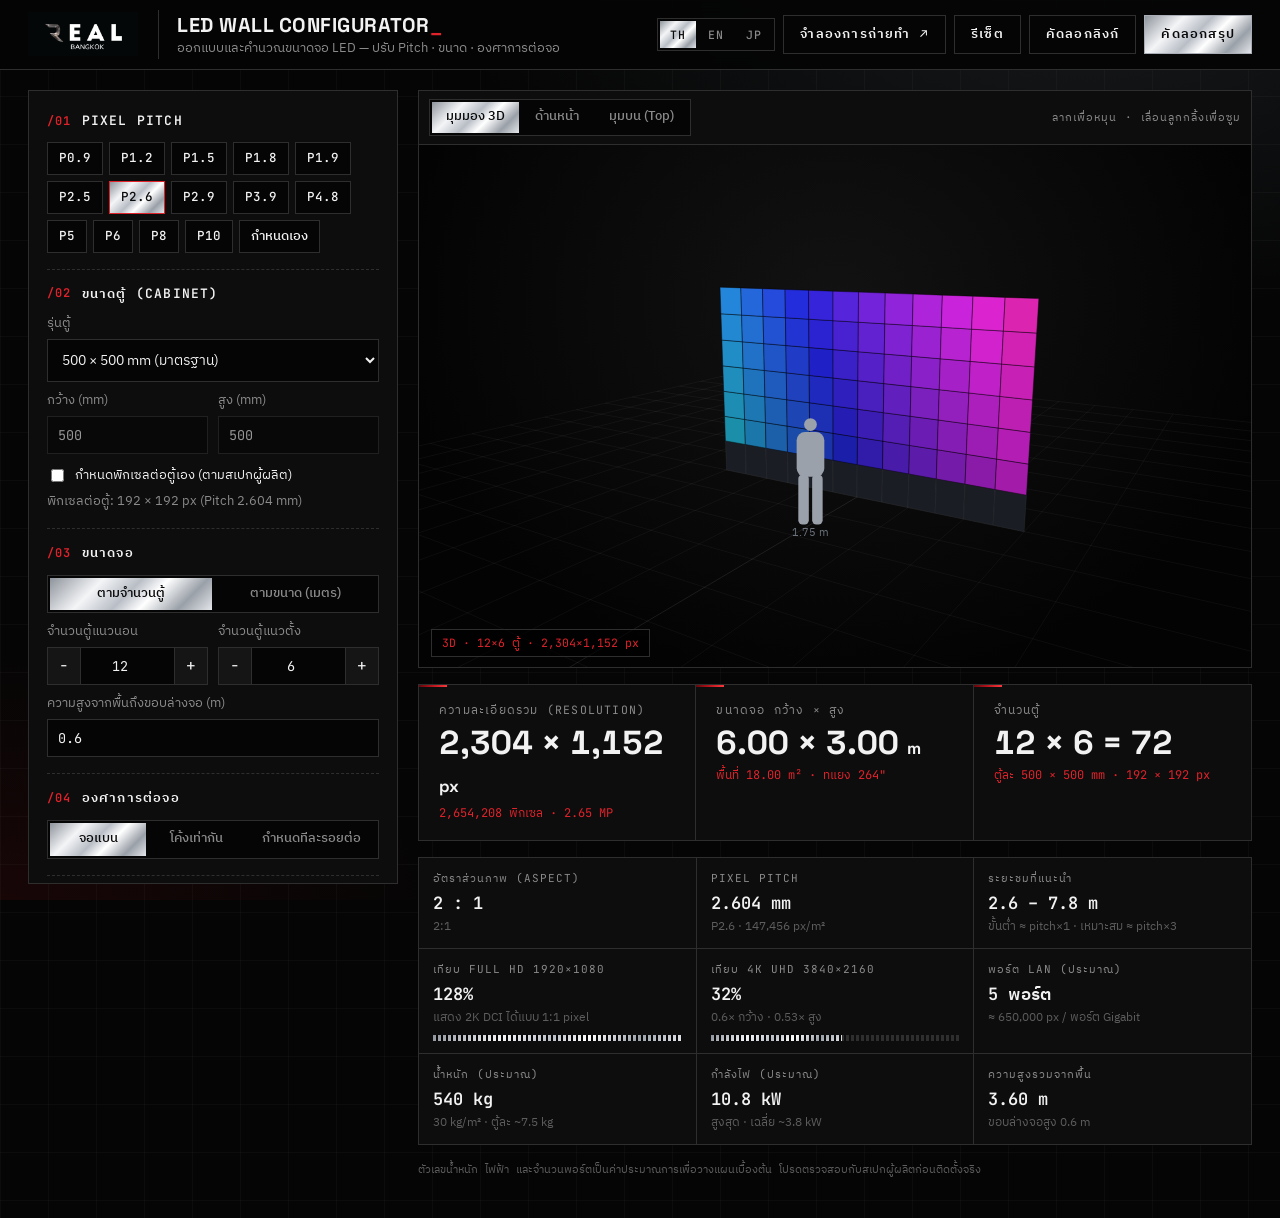
<file: led-wall.html>
<!doctype html>
<html lang="th">
<head>
  <meta charset="utf-8">
  <meta name="viewport" content="width=device-width, initial-scale=1">
  <title>LED Wall Configurator | REAL Bangkok</title>
  <meta name="description" id="metaDesc" content="คำนวณขนาด LED Wall — ปรับ Pixel Pitch, ขนาดตู้, จำนวนตู้, องศาการต่อจอ พร้อมแสดงความละเอียดพิกเซลและขนาดจอ">
  <link rel="icon" href="logo/Asset 1 (1).png">
  <link rel="preconnect" href="https://fonts.googleapis.com">
  <link rel="preconnect" href="https://fonts.gstatic.com" crossorigin>
  <link href="https://fonts.googleapis.com/css2?family=IBM+Plex+Sans+Thai:wght@400;500;600&family=JetBrains+Mono:wght@400;500;600&family=Space+Grotesk:wght@500;600;700&family=Kanit:wght@500;600;700&family=Noto+Sans+JP:wght@400;500;600&display=swap" rel="stylesheet">
  <link rel="stylesheet" href="css/style.css">
</head>
<body>
  <header class="topbar">
    <a href="index.html" title="หน้าหลัก"><img class="brand" src="logo/REAL-bangkok3.jpg" alt="REAL Bangkok"></a>
    <div class="titles">
      <h1>LED Wall Configurator</h1>
      <p data-i18n="sub">ออกแบบและคำนวณขนาดจอ LED — ปรับ Pitch · ขนาด · องศาการต่อจอ</p>
    </div>
    <div class="top-actions">
      <div class="seg lang" id="langSeg" role="group" aria-label="Language">
        <button type="button" data-v="th" lang="th">TH</button>
        <button type="button" data-v="en" lang="en">EN</button>
        <button type="button" data-v="ja" lang="ja">JP</button>
      </div>
      <a class="btn ghost" id="btnSim" href="vp-sim.html" data-i18n="btn.sim" style="text-decoration:none">จำลองการถ่ายทำ ↗</a>
      <button class="btn ghost" id="btnReset" type="button" data-i18n="btn.reset">รีเซ็ต</button>
      <button class="btn ghost" id="btnLink" type="button" data-i18n="btn.link">คัดลอกลิงก์</button>
      <button class="btn" id="btnCopy" type="button" data-i18n="btn.copy">คัดลอกสรุป</button>
    </div>
  </header>

  <main class="layout">
    <!-- ============ CONTROLS ============ -->
    <aside class="panel controls">
      <section class="group">
        <h2><span class="num">1</span> Pixel Pitch</h2>
        <div class="chips" id="pitchChips"></div>
        <label class="field" id="customPitchField" hidden>
          <span data-i18n="f.customPitch">Pitch กำหนดเอง (mm)</span>
          <input type="number" id="customPitch" min="0.3" max="40" step="0.001">
        </label>
      </section>

      <section class="group">
        <h2><span class="num">2</span> <span data-i18n="sec.cabinet">ขนาดตู้ (Cabinet)</span></h2>
        <label class="field">
          <span data-i18n="f.cabModel">รุ่นตู้</span>
          <select id="cabSelect"></select>
        </label>
        <div class="row2">
          <label class="field"><span data-i18n="f.w">กว้าง (mm)</span><input type="number" id="cabW" min="50" max="3000" step="0.5"></label>
          <label class="field"><span data-i18n="f.h">สูง (mm)</span><input type="number" id="cabH" min="50" max="3000" step="0.5"></label>
        </div>
        <label class="check">
          <input type="checkbox" id="pxOverride">
          <span data-i18n="f.pxOverride">กำหนดพิกเซลต่อตู้เอง (ตามสเปกผู้ผลิต)</span>
        </label>
        <div class="row2" id="pxOverrideFields" hidden>
          <label class="field"><span data-i18n="f.pxW">พิกเซลกว้าง</span><input type="number" id="cabPxW" min="1" max="4000" step="1"></label>
          <label class="field"><span data-i18n="f.pxH">พิกเซลสูง</span><input type="number" id="cabPxH" min="1" max="4000" step="1"></label>
        </div>
        <p class="hint" id="cabPxHint"></p>
      </section>

      <section class="group">
        <h2><span class="num">3</span> <span data-i18n="sec.size">ขนาดจอ</span></h2>
        <div class="seg" id="modeSeg">
          <button type="button" data-v="count" data-i18n="mode.count">ตามจำนวนตู้</button>
          <button type="button" data-v="size" data-i18n="mode.size">ตามขนาด (เมตร)</button>
        </div>
        <div id="countFields">
          <div class="row2">
            <label class="field"><span data-i18n="f.cols">จำนวนตู้แนวนอน</span>
              <div class="stepper"><button type="button" data-step="cols:-1">−</button><input type="number" id="cols" min="1" max="100" step="1"><button type="button" data-step="cols:1">+</button></div>
            </label>
            <label class="field"><span data-i18n="f.rows">จำนวนตู้แนวตั้ง</span>
              <div class="stepper"><button type="button" data-step="rows:-1">−</button><input type="number" id="rows" min="1" max="100" step="1"><button type="button" data-step="rows:1">+</button></div>
            </label>
          </div>
        </div>
        <div id="sizeFields" hidden>
          <div class="row2">
            <label class="field"><span data-i18n="f.targetW">กว้างที่ต้องการ (m)</span><input type="number" id="targetW" min="0.1" max="100" step="0.1"></label>
            <label class="field"><span data-i18n="f.targetH">สูงที่ต้องการ (m)</span><input type="number" id="targetH" min="0.1" max="50" step="0.1"></label>
          </div>
          <p class="hint" id="sizeHint"></p>
        </div>
        <label class="field">
          <span data-i18n="f.mountH">ความสูงจากพื้นถึงขอบล่างจอ (m)</span>
          <input type="number" id="mountH" min="0" max="30" step="0.1">
        </label>
      </section>

      <section class="group">
        <h2><span class="num">4</span> <span data-i18n="sec.angle">องศาการต่อจอ</span></h2>
        <div class="seg three" id="curveSeg">
          <button type="button" data-v="flat" data-i18n="curve.flat">จอแบน</button>
          <button type="button" data-v="uniform" data-i18n="curve.uniform">โค้งเท่ากัน</button>
          <button type="button" data-v="custom" data-i18n="curve.custom">กำหนดทีละรอยต่อ</button>
        </div>
        <div id="uniformFields" hidden>
          <label class="field">
            <span data-i18n-html="f.angle">องศาต่อรอยต่อ <em class="muted">(+ โค้งเข้า / − โค้งออก)</em></span>
            <div class="range-row">
              <input type="range" id="angleRange" min="-15" max="15" step="0.5">
              <input type="number" id="angle" min="-90" max="90" step="0.5">
              <span class="unit">°</span>
            </div>
          </label>
          <div class="chips small" id="anglePresets">
            <button type="button" data-a="-5">−5°</button>
            <button type="button" data-a="-2.5">−2.5°</button>
            <button type="button" data-a="2.5">+2.5°</button>
            <button type="button" data-a="5">+5°</button>
            <button type="button" data-a="7.5">+7.5°</button>
            <button type="button" data-a="10">+10°</button>
          </div>
        </div>
        <div id="customFields" hidden>
          <div class="chips small">
            <button type="button" id="jointsCorner" data-i18n="j.corner">มุม 90° ตรงกลาง</button>
            <button type="button" id="jointsTwoCorner" data-i18n="j.twoCorner">ตัว U (90° สองมุม)</button>
            <button type="button" id="jointsClear" data-i18n="j.clear">ล้างเป็น 0°</button>
          </div>
          <div class="joints" id="jointsList"></div>
        </div>
        <p class="hint warn" id="angleWarn" hidden></p>
      </section>

      <details class="group adv">
        <summary data-i18n="adv.summary">ค่าประมาณการ (น้ำหนัก / ไฟฟ้า)</summary>
        <div class="row2">
          <label class="field"><span data-i18n="f.kg">น้ำหนัก (kg/m²)</span><input type="number" id="kgM2" min="1" max="200" step="1"></label>
          <label class="field"><span data-i18n="f.wm2">ไฟสูงสุด (W/m²)</span><input type="number" id="wM2" min="10" max="3000" step="10"></label>
        </div>
        <p class="hint" data-i18n="adv.hint">ค่าเริ่มต้นเป็นค่าเฉลี่ยของตู้ indoor ทั่วไป ควรแก้ตามสเปกตู้จริง</p>
      </details>
    </aside>

    <!-- ============ WORKSPACE ============ -->
    <section class="workspace">
      <div class="panel viewer">
        <div class="viewer-head">
          <div class="seg tabs" id="viewTabs">
            <button type="button" data-v="3d" data-i18n="view.3d">มุมมอง 3D</button>
            <button type="button" data-v="front" data-i18n="view.front">ด้านหน้า</button>
            <button type="button" data-v="top" data-i18n="view.top">มุมบน (Top)</button>
          </div>
          <span class="viewer-hint" id="viewerHint" data-i18n="view.hint">ลากเพื่อหมุน · เลื่อนลูกกลิ้งเพื่อซูม</span>
        </div>
        <div class="canvas-wrap" id="canvasWrap">
          <canvas id="view"></canvas>
          <div class="hud" id="hud"></div>
        </div>
      </div>

      <div class="hero" id="hero"></div>
      <div class="stats" id="stats"></div>
      <p class="foot" data-i18n="foot">ตัวเลขน้ำหนัก ไฟฟ้า และจำนวนพอร์ตเป็นค่าประมาณการเพื่อวางแผนเบื้องต้น โปรดตรวจสอบกับสเปกผู้ผลิตก่อนติดตั้งจริง</p>
    </section>
  </main>

  <div class="toast" id="toast" role="status" aria-live="polite"></div>
  <script src="js/i18n.js"></script>
  <script src="js/app.js"></script>
</body>
</html>
</file>
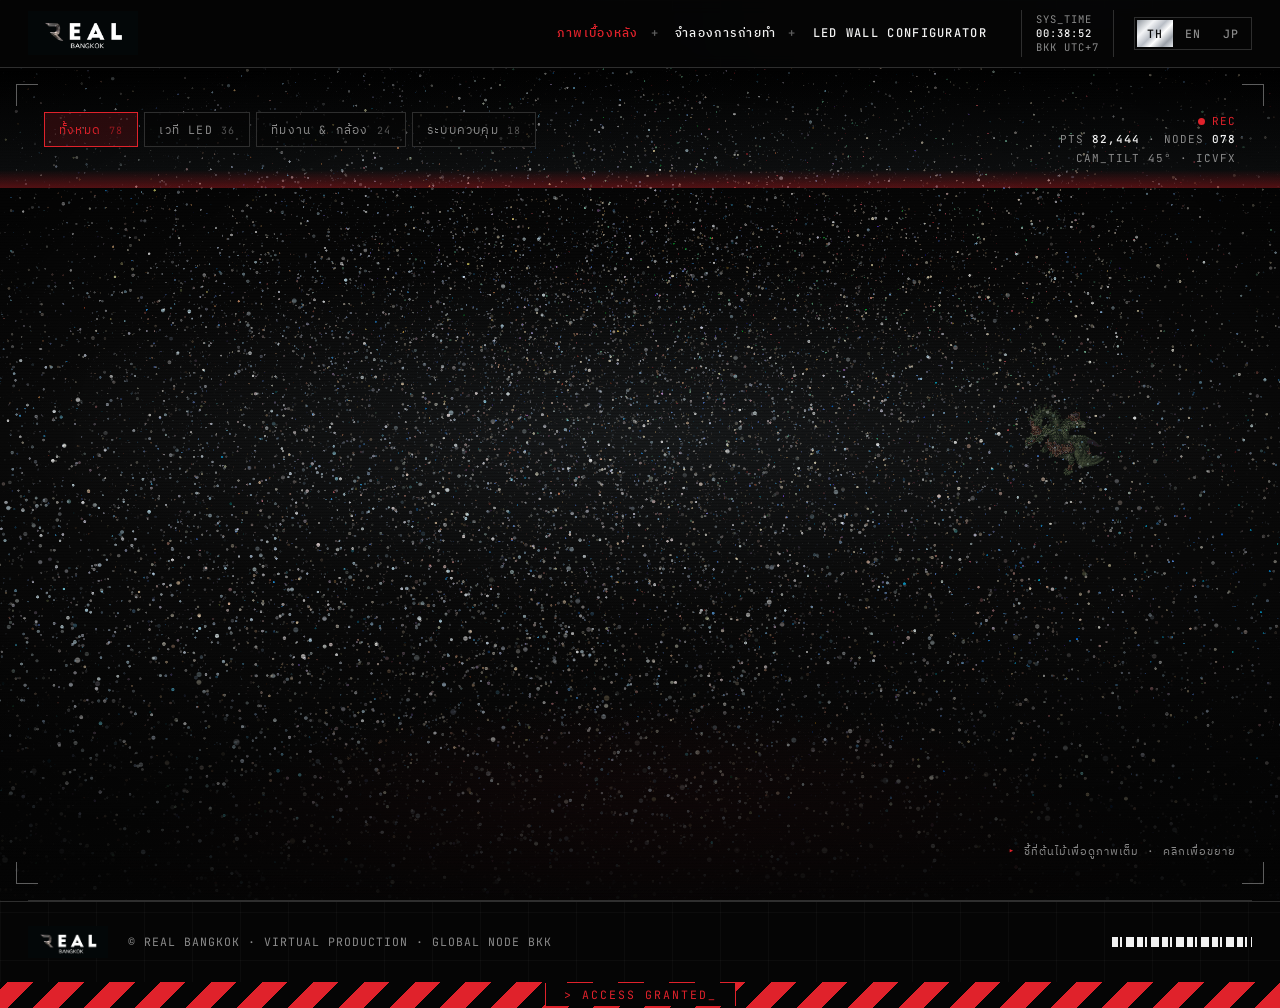
<file: photos.html>
<!doctype html>
<html lang="th">
<head>
  <meta charset="utf-8">
  <meta name="viewport" content="width=device-width, initial-scale=1">
  <title>ภาพเบื้องหลัง | REAL Bangkok</title>
  <meta name="description" id="metaDesc" content="ผลงาน Virtual Production ของ REAL Bangkok — LED Volume, In-Camera VFX, Music Video, โฆษณา และไลฟ์ พร้อมภาพเบื้องหลังการถ่ายทำ">
  <link rel="icon" href="logo/Asset 1 (1).png">
  <link rel="preconnect" href="https://fonts.googleapis.com">
  <link rel="preconnect" href="https://fonts.gstatic.com" crossorigin>
  <link href="https://fonts.googleapis.com/css2?family=IBM+Plex+Sans+Thai:wght@400;500;600&family=JetBrains+Mono:wght@400;500;600&family=Space+Grotesk:wght@300;500;600;700&family=Kanit:wght@500;600;700&family=Noto+Sans+JP:wght@400;500;600&display=swap" rel="stylesheet">
  <link rel="stylesheet" href="css/style.css">
  <link rel="stylesheet" href="css/home.css?v=2">
</head>
<body class="home">
  <header class="topbar">
    <a href="index.html"><img class="brand" src="logo/REAL-bangkok3.jpg" alt="REAL Bangkok"></a>
    <nav class="nav">
      <a href="photos.html" aria-current="page" data-i18n="nav.photos">ภาพเบื้องหลัง</a>
      <a href="vp-sim.html" data-i18n="nav.sim">จำลองการถ่ายทำ</a>
      <a href="led-wall.html" class="nav-tool" data-i18n="nav.tool">LED Wall Configurator</a>
    </nav>
    <div class="sys-clock" aria-hidden="true">SYS_TIME<b id="sysClock">--:--:--</b>BKK UTC+7</div>
    <div class="seg lang" id="langSeg" role="group" aria-label="Language">
      <button type="button" data-v="th" lang="th">TH</button>
      <button type="button" data-v="en" lang="en">EN</button>
      <button type="button" data-v="ja" lang="ja">JP</button>
    </div>
  </header>

  <main class="home-main">
    <!-- ============ PHOTOS ============ -->
    <section class="sec" id="photos">
      <!-- Point cloud forest: แต่ละภาพ = ต้นไม้ 1 ต้น / ชี้ที่ต้นไม้ = ภาพเต็ม / คลิกเพื่อขยาย -->
      <div class="pc" id="pc">
        <canvas class="pc-canvas" id="pcCanvas" aria-hidden="true"></canvas>
        <div class="pc-tiles" id="photoGrid"></div>
        <button type="button" class="pc-reveal" id="pcReveal" tabindex="-1"><img alt=""><span class="pc-cap" aria-hidden="true"><b id="capScn"></b><span id="capCat"></span><span id="capId"></span></span></button>
        <!-- เป้าเล็งตามเมาส์ -->
        <div class="pc-aim" id="pcAim" aria-hidden="true"><i class="h"></i><i class="v"></i><span id="pcXY">0000 · 0000</span></div>
        <!-- HUD: ชื่อหน้า / ตัวกรอง / ค่าสด -->
        <div class="pc-hud">
          <h1 class="sr-only" data-i18n="sec.photos">ภาพเบื้องหลังการถ่ายทำ</h1>
          <div class="pc-filter" id="pcFilter" role="group" aria-label="Filter">
            <button type="button" data-f="all" aria-pressed="true"><span data-i18n="f.all">ทั้งหมด</span><span class="n"></span></button>
            <button type="button" data-f="stage" aria-pressed="false"><span data-i18n="f.stage">เวที LED</span><span class="n"></span></button>
            <button type="button" data-f="crew" aria-pressed="false"><span data-i18n="f.crew">ทีมงาน &amp; กล้อง</span><span class="n"></span></button>
            <button type="button" data-f="control" aria-pressed="false"><span data-i18n="f.control">ระบบควบคุม</span><span class="n"></span></button>
          </div>
          <div class="pc-read" aria-hidden="true">
            <span class="rec">REC</span><span class="auto-tag">AUTO_SCAN</span><br>
            PTS <b id="pcPts">0</b> · NODES <b id="pcNodes">0</b><br>
            CAM_TILT 45° · ICVFX
          </div>
          <div class="pc-hint" data-i18n="pc.hint">ชี้ที่ต้นไม้เพื่อดูภาพเต็ม · คลิกเพื่อขยาย</div>
          <span class="pc-corner c1"></span><span class="pc-corner c2"></span><span class="pc-corner c3"></span><span class="pc-corner c4"></span>
        </div>
      </div>
    </section>
  </main>

  <footer>
    <div class="home-foot">
      <img src="logo/REAL-bangkok3.jpg" alt="REAL Bangkok">
      <span>© REAL Bangkok · Virtual Production · Global node BKK</span>
      <span class="barcode" aria-hidden="true"></span>
    </div>
    <div class="hazard" aria-hidden="true"><span>&gt; Access granted</span></div>
  </footer>

  <!-- ============ LIGHTBOX ============ -->
  <div class="lb" id="lb" hidden role="dialog" aria-modal="true">
    <button class="lb-close" id="lbClose" type="button" aria-label="Close">×</button>
    <button class="lb-nav prev" id="lbPrev" type="button" aria-label="Previous">‹</button>
    <div class="lb-stage" id="lbStage"></div>
    <button class="lb-nav next" id="lbNext" type="button" aria-label="Next">›</button>
    <div class="lb-count" id="lbCount"></div>
    <div class="lb-cap" id="lbCap" aria-hidden="true"></div>
    <div class="lb-strip" id="lbStrip"></div>
  </div>

  <script src="js/gallery-data.js"></script>
  <script src="js/home.js?v=2"></script>
</body>
</html>
</file>
<file: css/style.css>
/* ============================================================
   Art style: Cyber Brutalism × monochrome editorial (ดู REF/)
   — ดำล้วน, เส้นกริด, มุมเหลี่ยม, ตัวอักษร mono แบบ HUD, สีเน้นเงิน (silver)
   ============================================================ */
:root {
  --bg: #050505;
  --bg2: #0b0b0b;
  --panel: #0d0d0d;
  --panel2: #151515;
  --line: #1f1f1f;
  --line2: #2e2e2e;
  --text: #f2f2f2;
  --muted: #8a8a8a;
  --silver1: #f4f5f7;
  --silver2: #a9aeb6;
  --silver3: #5d5d5d;
  /* โทนสีจาก REF/colorstyle.jpg — แดงเลือด + เทาเหล็กอมฟ้า + เงิน */
  --red: #e0222b;
  --red-deep: #8c0c12;
  --red-dim: rgba(224,34,43,.16);
  --steel: #8fa6b4;
  --steel-dim: rgba(143,166,180,.12);
  --red-grad: linear-gradient(135deg, #5a070b 0%, #b3121a 45%, #ff3a3f 100%);
  --accent: var(--red);
  --accent-ink: #0a0a0a;
  --accent-dim: var(--red-dim);
  --hot: var(--red);
  /* ไล่เฉดเงินแบบโลหะ */
  --silver-grad: linear-gradient(135deg, #8e949c 0%, #f4f5f7 28%, #b9bec6 48%, #ffffff 62%, #9aa0a8 82%, #e3e6ea 100%);
  --silver-grad-text: linear-gradient(180deg, #ffffff 0%, #d7dbe1 40%, #8e949c 60%, #e3e6ea 100%);
  --warn: #ffb547;
  --radius: 0px;
  --font: "IBM Plex Sans Thai", "Noto Sans JP", system-ui, -apple-system, "Segoe UI", sans-serif;
  --mono: "JetBrains Mono", "IBM Plex Sans Thai", ui-monospace, "SFMono-Regular", Consolas, monospace;
  --head: "Space Grotesk", "Kanit", var(--font);
  --grid: 48px;
}

* { box-sizing: border-box; }
html, body { margin: 0; }
body {
  background:
    linear-gradient(rgba(255,255,255,.028) 1px, transparent 1px) 0 0 / var(--grid) var(--grid),
    linear-gradient(90deg, rgba(255,255,255,.028) 1px, transparent 1px) 0 0 / var(--grid) var(--grid),
    radial-gradient(ellipse 70% 50% at 85% 0%, var(--steel-dim), transparent 70%) fixed,
    radial-gradient(ellipse 50% 40% at 0% 100%, rgba(140,12,18,.14), transparent 70%) fixed,
    var(--bg);
  color: var(--text);
  font-family: var(--font);
  font-size: 15px;
  line-height: 1.5;
  min-height: 100vh;
}
::selection { background: var(--red); color: #fff; }
[hidden] { display: none !important; }
button, input, select { font: inherit; color: inherit; }
:focus-visible { outline: 1px solid var(--accent); outline-offset: 2px; }

/* HUD label — ตัวอักษร mono ตัวพิมพ์ใหญ่ */
.hud-label, .mono {
  font-family: var(--mono);
  font-size: 11.5px;
  letter-spacing: 1.5px;
  text-transform: uppercase;
}

/* ---------- Top bar ---------- */
.topbar {
  display: flex;
  align-items: center;
  gap: 20px;
  padding: 10px 28px;
  border-bottom: 1px solid var(--line2);
  background: rgba(5,5,5,.92);
  backdrop-filter: blur(8px);
  position: sticky;
  top: 0;
  z-index: 10;
}
.brand { height: 44px; width: auto; display: block; }
.titles { flex: 1; min-width: 0; border-left: 1px solid var(--line2); padding-left: 18px; }
.titles h1 {
  margin: 0;
  font-family: var(--head);
  font-weight: 700;
  font-size: 20px;
  letter-spacing: .5px;
  text-transform: uppercase;
  color: var(--text);
}
.titles h1::after { content: "_"; color: var(--accent); }
.titles p { margin: 0; color: var(--muted); font-size: 12.5px; }
.top-actions { display: flex; gap: 8px; flex-wrap: wrap; align-items: center; }
.seg.lang { grid-template-columns: repeat(3, auto); }
.seg.lang button { padding: 5px 10px; font-family: var(--mono); font-size: 11.5px; letter-spacing: 1px; }

.btn {
  border: 1px solid var(--silver2);
  background: var(--silver-grad);
  color: var(--accent-ink);
  font-family: var(--mono);
  font-size: 12.5px;
  font-weight: 600;
  letter-spacing: 1.2px;
  text-transform: uppercase;
  padding: 9px 16px;
  border-radius: 0;
  cursor: pointer;
  transition: transform .1s, background .15s, color .15s, box-shadow .15s;
  white-space: nowrap;
}
.btn:hover { box-shadow: 4px 4px 0 var(--red); }
.btn:active { transform: translate(1px, 1px); box-shadow: none; }
.btn.ghost {
  background: transparent;
  color: var(--text);
  border-color: var(--line2);
}
.btn.ghost:hover { border-color: var(--accent); color: var(--accent); box-shadow: none; }

/* ---------- Layout ---------- */
.layout {
  display: grid;
  grid-template-columns: 370px minmax(0, 1fr);
  gap: 20px;
  padding: 20px 28px 40px;
  max-width: 1600px;
  margin: 0 auto;
}
.panel {
  background: var(--panel);
  border: 1px solid var(--line2);
  border-radius: 0;
  position: relative;
}
/* มุมกรอบแบบเล็งเป้า */
.panel::before {
  content: "";
  position: absolute; inset: -1px;
  pointer-events: none;
  background:
    linear-gradient(var(--accent), var(--accent)) top left / 10px 1px,
    linear-gradient(var(--accent), var(--accent)) top left / 1px 10px,
    linear-gradient(var(--accent), var(--accent)) bottom right / 10px 1px,
    linear-gradient(var(--accent), var(--accent)) bottom right / 1px 10px;
  background-repeat: no-repeat;
  z-index: 1;
}
.controls {
  padding: 6px 18px 12px;
  align-self: start;
  position: sticky;
  top: 86px;
  max-height: calc(100vh - 106px);
  overflow: auto;
}
.controls::-webkit-scrollbar { width: 6px; }
.controls::-webkit-scrollbar-thumb { background: var(--line2); }

.group { padding: 14px 0 16px; border-bottom: 1px dashed var(--line2); }
.group:last-child { border-bottom: 0; }
.group h2 {
  font-family: var(--mono);
  font-weight: 600;
  font-size: 13px;
  letter-spacing: 1.2px;
  text-transform: uppercase;
  margin: 0 0 12px;
  display: flex;
  align-items: center;
  gap: 10px;
}
.num {
  display: inline-block;
  font-family: var(--mono);
  font-size: 12px;
  color: var(--accent);
  background: none;
}
.num::before { content: "/0"; }

.field { display: block; margin-top: 10px; }
.field > span { display: block; font-size: 12.5px; color: var(--muted); margin-bottom: 5px; }
.muted { color: var(--silver3); font-style: normal; }
input[type=number], select {
  width: 100%;
  background: var(--bg);
  border: 1px solid var(--line2);
  border-radius: 0;
  padding: 8px 10px;
  font-family: var(--mono);
  font-size: 13.5px;
  outline: none;
  transition: border-color .15s;
}
select { font-family: var(--font); font-size: 14px; }
input[type=number]:focus, select:focus { border-color: var(--accent); }
select { cursor: pointer; }
.row2 { display: grid; grid-template-columns: 1fr 1fr; gap: 10px; }

.check { display: flex; gap: 8px; align-items: flex-start; margin-top: 12px; font-size: 13px; cursor: pointer; }
.check input { margin-top: 3px; accent-color: var(--accent); }

.hint { margin: 8px 0 0; font-size: 12.5px; color: var(--muted); }
.hint.warn { color: var(--warn); }

/* chips */
.chips { display: flex; flex-wrap: wrap; gap: 6px; }
.chips button {
  border: 1px solid var(--line2);
  background: var(--bg);
  padding: 6px 11px;
  border-radius: 0;
  cursor: pointer;
  font-family: var(--mono);
  font-size: 12.5px;
  font-weight: 500;
  transition: all .12s;
}
.chips button:hover { border-color: var(--accent); color: var(--accent); }
.chips button.on {
  background: var(--silver-grad);
  color: var(--accent-ink);
  border-color: var(--accent);
}
.chips.small { margin-top: 10px; }
.chips.small button { padding: 4px 9px; font-size: 11.5px; }

/* segmented */
.seg {
  display: grid;
  grid-template-columns: 1fr 1fr;
  background: var(--bg);
  border: 1px solid var(--line2);
  border-radius: 0;
  padding: 2px;
  gap: 2px;
}
.seg.three { grid-template-columns: 1fr 1fr 1.35fr; }
.seg button {
  border: 0;
  background: transparent;
  padding: 7px 6px;
  border-radius: 0;
  cursor: pointer;
  font-size: 12.5px;
  color: var(--muted);
  font-weight: 500;
}
.seg button:hover { color: var(--text); }
.seg button.on { background: var(--silver-grad); color: var(--accent-ink); box-shadow: none; }

/* stepper */
.stepper { display: grid; grid-template-columns: 34px 1fr 34px; }
.stepper button {
  background: var(--panel2);
  border: 1px solid var(--line2);
  border-radius: 0;
  cursor: pointer;
  font-family: var(--mono);
  font-size: 16px;
}
.stepper button:hover { background: var(--silver-grad); color: var(--accent-ink); border-color: var(--accent); }
.stepper input { border-left: 0; border-right: 0; text-align: center; }

/* range */
.range-row { display: grid; grid-template-columns: 1fr 80px 14px; gap: 10px; align-items: center; }
.unit { color: var(--muted); font-family: var(--mono); }
input[type=range] { width: 100%; accent-color: var(--accent); }

/* joints */
.joints {
  margin-top: 12px;
  display: grid;
  grid-template-columns: repeat(auto-fill, minmax(92px, 1fr));
  gap: 6px;
  max-height: 260px;
  overflow: auto;
  padding-right: 4px;
}
.joint { display: block; }
.joint span { display: block; font-family: var(--mono); font-size: 11px; color: var(--muted); margin-bottom: 2px; }
.joint input { padding: 5px 8px; font-size: 13px; }

details.adv summary { cursor: pointer; font-family: var(--mono); font-weight: 600; font-size: 12.5px; letter-spacing: 1.2px; text-transform: uppercase; color: var(--muted); }
details.adv[open] summary { color: var(--text); margin-bottom: 4px; }

/* ---------- Workspace ---------- */
.workspace { display: flex; flex-direction: column; gap: 16px; min-width: 0; }
.viewer { overflow: hidden; }
.viewer-head {
  display: flex;
  align-items: center;
  justify-content: space-between;
  gap: 12px;
  padding: 8px 10px;
  border-bottom: 1px solid var(--line2);
  flex-wrap: wrap;
}
.seg.tabs { grid-template-columns: repeat(3, auto); }
.seg.tabs button { padding: 6px 14px; }
.viewer-hint { color: var(--muted); font-family: var(--mono); font-size: 11px; letter-spacing: 1px; text-transform: uppercase; }
.canvas-wrap {
  position: relative;
  height: min(58vh, 560px);
  min-height: 320px;
  background: radial-gradient(ellipse at 50% 30%, #121212 0%, #030303 75%);
}
#view { display: block; width: 100%; height: 100%; touch-action: none; cursor: grab; }
#view.dragging { cursor: grabbing; }
.hud {
  position: absolute;
  left: 12px; bottom: 10px;
  font-family: var(--mono);
  font-size: 11.5px;
  color: var(--accent);
  background: rgba(0,0,0,.6);
  border: 1px solid var(--line2);
  padding: 4px 10px;
  pointer-events: none;
}

/* hero */
.hero {
  display: grid;
  grid-template-columns: repeat(3, minmax(0, 1fr));
  gap: 0;
  border: 1px solid var(--line2);
}
.hero-card {
  padding: 16px 20px 18px;
  border-radius: 0;
  border: 0;
  border-right: 1px solid var(--line2);
  background: var(--panel);
  position: relative;
  overflow: hidden;
}
.hero-card:last-child { border-right: 0; }
.hero-card::after {
  content: "";
  position: absolute; left: 0; top: 0; width: 28px; height: 2px;
  background: var(--red-grad);
}
.hero-card .lbl { font-family: var(--mono); font-size: 11.5px; letter-spacing: 1.2px; text-transform: uppercase; color: var(--muted); }
.hero-card .val {
  font-family: var(--head);
  font-weight: 700;
  font-size: clamp(24px, 2.6vw, 34px);
  line-height: 1.15;
  margin-top: 6px;
  color: var(--text);
  font-variant-numeric: tabular-nums;
}
.hero-card .sub { font-family: var(--mono); font-size: 12px; color: var(--accent); margin-top: 4px; }

/* stats */
.stats {
  display: grid;
  grid-template-columns: repeat(auto-fill, minmax(210px, 1fr));
  gap: 1px;
  background: var(--line2);
  border: 1px solid var(--line2);
}
.stat {
  background: var(--panel);
  border: 0;
  border-radius: 0;
  padding: 12px 14px;
}
.stat .lbl { font-family: var(--mono); font-size: 11px; letter-spacing: 1px; text-transform: uppercase; color: var(--muted); }
.stat .val { font-family: var(--mono); font-size: 17px; font-weight: 600; margin-top: 4px; font-variant-numeric: tabular-nums; }
.stat .sub { font-size: 12px; color: var(--silver3); margin-top: 2px; }
.stat.hl { background: linear-gradient(160deg, #1b1f22, var(--panel) 70%); box-shadow: inset 2px 0 0 var(--accent); }
.stat .bar { height: 6px; border-radius: 0; background: repeating-linear-gradient(90deg, var(--line2) 0 3px, transparent 3px 5px); margin-top: 8px; overflow: hidden; }
.stat .bar i { display: block; height: 100%; background: repeating-linear-gradient(90deg, rgba(0,0,0,0) 0 3px, var(--bg) 3px 5px), var(--silver-grad); border-radius: 0; }

.foot { color: var(--silver3); font-family: var(--mono); font-size: 11px; margin: 0; }

/* toast */
.toast {
  position: fixed;
  left: 50%; bottom: 24px;
  transform: translate(-50%, 20px);
  background: var(--silver-grad);
  color: var(--accent-ink);
  padding: 10px 18px;
  border-radius: 0;
  font-family: var(--mono);
  font-size: 13px;
  font-weight: 600;
  opacity: 0;
  pointer-events: none;
  transition: all .25s;
  z-index: 50;
}
.toast::before { content: "> "; }
.toast.show { opacity: 1; transform: translate(-50%, 0); }

/* ---------- Responsive ---------- */
@media (max-width: 1100px) {
  .layout { grid-template-columns: 330px minmax(0, 1fr); padding: 16px; }
  .hero { grid-template-columns: 1fr 1fr; }
}
@media (max-width: 860px) {
  .topbar { flex-wrap: wrap; padding: 10px 16px; gap: 12px; position: static; }
  .brand { height: 36px; }
  .titles h1 { font-size: 17px; }
  .top-actions { width: 100%; }
  .top-actions .btn { flex: 1; }
  body { overflow-x: clip; }
  .layout { grid-template-columns: 1fr; padding: 12px 12px 32px; gap: 12px; }
  /* มือถือ: ภาพ 3D ขึ้นก่อนและปักหมุดด้านบน ปรับค่าด้านล่างแล้วเห็นผลทันที */
  .layout > .workspace { display: contents; }
  .layout > .workspace > .viewer {
    order: -1;
    position: sticky; top: 0; z-index: 5;
    box-shadow: 0 10px 18px -8px rgba(0,0,0,.9);
  }
  .layout > .workspace > :not(.viewer) { order: 1; }
  .controls { position: static; max-height: none; padding: 4px 14px 10px; }
  .canvas-wrap { height: clamp(200px, 36svh, 380px); min-height: 0; }
  .viewer-head { padding: 6px; }
  .seg.tabs button { padding: 6px 10px; }
  .seg button, .chips button, .stepper button { min-height: 36px; }
  .stepper { grid-template-columns: 40px 1fr 40px; }
  /* iOS ซูมเข้าเองเมื่อช่องกรอกตัวอักษร < 16px */
  input[type=number], select { font-size: 16px; }
  .stats { grid-template-columns: 1fr 1fr; }
  .stat { padding: 10px 12px; }
  .stat .val { font-size: 15px; word-break: break-word; }
  .hero { grid-template-columns: 1fr; }
  .hero-card { border-right: 0; border-bottom: 1px solid var(--line2); }
  .hero-card:last-child { border-bottom: 0; }
  .viewer-hint { display: none; }
}
@media (max-width: 480px) {
  .topbar { gap: 10px; padding: 8px 12px; }
  .brand { height: 30px; }
  .titles { padding-left: 12px; }
  .titles h1 { font-size: 15px; }
  .titles p { font-size: 11.5px; }
  .top-actions { gap: 6px; }
  .top-actions .btn { padding: 8px 8px; font-size: 11px; letter-spacing: .6px; }
  .seg.three { grid-template-columns: 1fr 1fr; }
  .seg.three button:last-child { grid-column: 1 / -1; }
}
/* จอเตี้ย (มือถือแนวนอน): ไม่ปักหมุดภาพไว้ เพื่อให้มีที่ให้ปรับค่า */
@media (max-width: 860px) and (max-height: 500px) {
  .layout > .workspace > .viewer { position: relative; }
  .canvas-wrap { height: 70svh; }
}

@media print {
  .topbar { position: static; }
  .controls, .top-actions, .toast { display: none; }
  .layout { grid-template-columns: 1fr; }
}
</file>
<file: css/home.css>
/* ---------- หน้าหลัก: แกลเลอรี Virtual Production (Cyber Brutalism) ---------- */
html { scroll-behavior: smooth; }
.home .topbar { justify-content: space-between; }
.home a:not(.btn) { color: inherit; }
.home .btn { text-decoration: none; display: inline-flex; align-items: center; gap: 12px; }
.btn .arr { font-family: var(--mono); font-size: 14px; line-height: 1; }

.nav { display: flex; gap: 0; flex: 1; justify-content: flex-end; flex-wrap: wrap; align-items: center; }
.nav a {
  text-decoration: none;
  color: var(--muted);
  font-family: var(--mono);
  font-size: 12px;
  font-weight: 500;
  letter-spacing: 1.3px;
  text-transform: uppercase;
  padding: 7px 14px;
  transition: color .15s;
}
.nav a + a::before { content: "+"; color: var(--silver3); margin: 0 14px 0 -14px; position: relative; left: -2px; }
.nav a:hover, .nav a[aria-current="page"] { color: var(--accent); }
.sr-only { position: absolute; width: 1px; height: 1px; margin: -1px; overflow: hidden; clip: rect(0 0 0 0); white-space: nowrap; }
.nav a.nav-tool { color: var(--text); }
.sys-clock {
  font-family: var(--mono);
  font-size: 10.5px;
  letter-spacing: 1px;
  line-height: 1.35;
  color: var(--muted);
  border-left: 1px solid var(--line2);
  border-right: 1px solid var(--line2);
  padding: 2px 14px;
  text-transform: uppercase;
  white-space: nowrap;
}
.sys-clock b { display: block; color: var(--text); font-weight: 500; }

/* ---------- Hero ---------- */
.hero-vp {
  position: relative;
  min-height: min(88vh, 840px);
  display: grid;
  grid-template-columns: 56px minmax(0, 1fr);
  overflow: hidden;
  border-bottom: 1px solid var(--line2);
}
.hero-rail {
  position: relative;
  z-index: 2;
  border-right: 1px solid var(--line2);
  display: flex; flex-direction: column; align-items: center; justify-content: space-between;
  padding: 28px 0;
  background: rgba(5,5,5,.6);
}
.hero-rail .dots { display: grid; gap: 6px; }
.hero-rail .dots i { width: 3px; height: 3px; background: var(--silver3); display: block; }
.hero-rail .vert {
  writing-mode: vertical-rl; transform: rotate(180deg);
  font-family: var(--mono); font-size: 10.5px; letter-spacing: 3px; text-transform: uppercase; color: var(--accent);
}
.hero-rail .yr { writing-mode: vertical-rl; transform: rotate(180deg); font-family: var(--mono); font-size: 11px; letter-spacing: 2px; color: var(--muted); }

.hero-stage { position: relative; display: flex; align-items: flex-end; min-width: 0; }
.hero-slides, .hero-slides img { position: absolute; inset: 0; }
.hero-slides img {
  width: 100%; height: 100%;
  object-fit: cover;
  opacity: 0;
  filter: grayscale(1) contrast(1.15) brightness(.85);
  transform: scale(1.06);
  transition: opacity 1.4s ease, transform 7s linear;
}
.hero-slides img.on { opacity: 1; transform: scale(1); }
.hero-slides { overflow: hidden; container-type: size; }
/* วิดีโอ YouTube แบบ cover: ขยาย 16:9 ให้เต็มพื้นที่เสมอ (scale ซ่อนแถบชื่อ/โลโก้ของ YouTube) */
.hero-slides .hero-yt {
  position: absolute; top: 50%; left: 50%;
  width: max(100cqw, 177.78cqh); height: max(100cqh, 56.25cqw);
  transform: translate(-50%, -50%) scale(1.15);
  border: 0; pointer-events: none;
  filter: grayscale(1) contrast(1.15) brightness(.85);
}
.hero-slides::after {
  content: "";
  position: absolute; inset: 0;
  background:
    repeating-linear-gradient(0deg, rgba(0,0,0,.18) 0 1px, transparent 1px 3px),
    linear-gradient(90deg, rgba(5,5,5,.94) 0%, rgba(5,5,5,.6) 45%, rgba(5,5,5,.1) 100%),
    linear-gradient(0deg, var(--bg) 0%, transparent 40%),
    radial-gradient(ellipse 45% 60% at 92% 20%, rgba(143,166,180,.28), transparent 70%),
    linear-gradient(135deg, transparent 55%, rgba(140,12,18,.32) 100%);
}
/* HUD overlay: crosshairs + readouts */
.hero-hud { position: absolute; inset: 0; pointer-events: none; z-index: 1; font-family: var(--mono); font-size: 11px; letter-spacing: 1px; text-transform: uppercase; color: var(--muted); }
.hero-hud .tl { position: absolute; top: 22px; right: 28px; text-align: right; }
.hero-hud .tl b { color: var(--accent); font-weight: 500; }
.hero-hud .br { position: absolute; bottom: 22px; right: 28px; color: var(--text); }
.hero-hud .cross { position: absolute; width: 14px; height: 14px; }
.hero-hud .cross::before, .hero-hud .cross::after { content: ""; position: absolute; background: var(--red); }
.hero-hud .cross::before { left: 6px; top: 0; width: 2px; height: 14px; }
.hero-hud .cross::after { top: 6px; left: 0; height: 2px; width: 14px; }
.hero-hud .c1 { top: 24%; right: 34%; }
.hero-hud .c2 { top: 64%; right: 12%; }
.hero-hud .ring { position: absolute; top: 20px; left: 28px; width: 18px; height: 18px; border: 1.5px solid var(--text); border-radius: 50%; }

.hero-inner {
  position: relative;
  z-index: 2;
  width: 100%;
  max-width: 1400px;
  padding: 120px 28px 56px;
}
.hero-vp h1 {
  margin: 0;
  font-family: var(--head);
  font-weight: 700;
  font-size: clamp(52px, 9vw, 128px);
  line-height: .9;
  letter-spacing: -2px;
  text-transform: uppercase;
  color: var(--text);
  background: var(--silver-grad-text);
  -webkit-background-clip: text; background-clip: text;
  -webkit-text-fill-color: transparent;
}
.hero-vp h1 .slash { color: var(--accent); font-family: var(--mono); font-weight: 400; font-size: .32em; letter-spacing: 0; vertical-align: top; margin-left: 10px; }
.lead { max-width: 560px; margin: 22px 0 0; font-size: 16.5px; color: #c9c9c9; }
.hero-cta { display: flex; gap: 10px; margin-top: 28px; flex-wrap: wrap; }
.hero-cta .btn { padding: 12px 20px; }

/* ---------- Sections ---------- */
.home-main { max-width: 1400px; margin: 0 auto; padding: 0 28px; }
.sec { padding: 64px 0 24px; scroll-margin-top: 70px; border-bottom: 1px solid var(--line2); }
.sec-head { display: grid; grid-template-columns: auto 1fr; column-gap: 18px; align-items: baseline; margin-bottom: 28px; }
.sec-num { font-family: var(--mono); font-size: 13px; color: var(--accent); letter-spacing: 1px; }
.sec-num::before { content: "/"; }
.sec-head h2 { margin: 0; font-family: var(--head); font-weight: 700; font-size: clamp(26px, 3.4vw, 42px); line-height: 1.1; text-transform: uppercase; letter-spacing: -.5px; }
.sec-head p { grid-column: 2; margin: 8px 0 0; color: var(--muted); font-size: 14px; }
/* ---------- Video mosaic: แถบชื่อ + [ ลิงก์ ] / ตารางภาพเต็มจอ ชิดกัน ---------- */
body.home { overflow-x: clip; }
.vid-bar {
  display: flex; justify-content: space-between; align-items: baseline; gap: 8px 24px; flex-wrap: wrap;
  padding: 0 0 8px;
  font-family: var(--mono); font-size: 11.5px; font-weight: 500; letter-spacing: 1px; text-transform: uppercase;
}
.vid-read { min-height: 1.5em; color: var(--muted); min-width: 0; }
.vid-read b { color: var(--accent); font-weight: 500; }
.vid-read #vidReadTitle { color: var(--text); }
.vid-links { display: flex; gap: 6px 26px; flex-wrap: wrap; }
.vid-links a { color: var(--text); text-decoration: none; white-space: nowrap; }
.vid-links a::before { content: "[ "; color: var(--muted); }
.vid-links a::after { content: " ]"; color: var(--muted); }
.vid-links a:hover { color: var(--accent); }
/* ตารางเต็มความกว้างจอ (ทะลุ padding ของ .home-main) */
.vid-wall {
  display: grid; grid-template-columns: repeat(8, minmax(0, 1fr));
  --bleed: calc(100vw - var(--sbw, 0px));
  width: var(--bleed); margin-left: calc(50% - var(--bleed) / 2);
  background: #000;
}
.vid {
  position: relative;
  display: block;
  aspect-ratio: 16 / 9;
  padding: 0;
  border: 0; border-radius: 0;
  background: #0b0b0b;
  overflow: hidden;
  cursor: pointer;
}
.vid img {
  width: 100%; height: 100%;
  object-fit: cover; display: block;
  filter: grayscale(1) contrast(1.1) brightness(.85);
  transition: opacity .3s, transform .5s, filter .35s;
}
/* ขาวดำปกติ → ชี้ที่ภาพแล้วมีสี / ภาพอื่นจางลง */
.vid-wall:hover .vid:not(:hover) img { opacity: .35; }
.vid:hover img, .vid:focus-visible img { filter: none; transform: scale(1.05); }
.vid:focus-visible { outline: 2px solid var(--accent); outline-offset: -2px; z-index: 1; }

/* ---------- Photo filter + point cloud forest ---------- */
.chips.filter button { padding: 7px 14px; font-size: 12px; letter-spacing: 1px; text-transform: uppercase; }
.chips.filter .n { margin-left: 8px; opacity: .55; font-variant-numeric: tabular-nums; }


/* ป่าเต็มหน้าจอ: กว้างเต็มจอ (ไม่ล้นใต้ scrollbar) สูงเต็มความสูงจอ */
#photos { padding: 0; scroll-margin-top: var(--tbh, 0px); }
.pc {
  position: relative;
  --bleed: calc(100vw - var(--sbw, 0px));
  width: var(--bleed); margin-left: calc(50% - var(--bleed) / 2);
  height: calc(100vh - var(--tbh, 0px)); height: calc(100svh - var(--tbh, 0px)); min-height: 420px;
  overflow: hidden;
  background:
    radial-gradient(ellipse 70% 30% at 50% 44%, rgba(143,166,180,.09), transparent 70%),
    radial-gradient(ellipse 60% 35% at 50% 100%, var(--red-dim), transparent 70%),
    linear-gradient(180deg, #030303 0%, var(--bg2) 44%, #070707 100%);
  touch-action: pan-y;
  user-select: none; -webkit-user-select: none;
}
.pc.hot { cursor: zoom-in; }
.pc-canvas { position: absolute; inset: 0; display: block; width: 100%; height: 100%; pointer-events: none; }
.pc-actor {
  position: absolute; left: 0; top: 0; height: 100px; width: auto; transform-origin: 0 0;
  pointer-events: none; user-select: none; image-rendering: pixelated; opacity: 0; z-index: 1;
  filter: drop-shadow(0 6px 10px rgba(0, 0, 0, .7));
}
.pc-off .pc-actor { display: none; }
/* ปุ่มต่อภาพ: ซ่อนไว้สำหรับคีย์บอร์ด/โปรแกรมอ่านจอ (โฟกัสแล้วต้นไม้นั้นเปิดภาพ) */
.pc-tiles { position: absolute; left: 0; top: 0; }
.ph {
  position: absolute; width: 1px; height: 1px; overflow: hidden;
  clip-path: inset(50%);
  padding: 0; border: 0; background: none;
}
.ph img { display: block; width: 100%; height: 100%; object-fit: cover; pointer-events: none; }
/* ภาพเต็มที่ขึ้นแทนกลุ่มจุดของต้นไม้ที่ถูกชี้ */
.pc-reveal {
  position: absolute; z-index: 2;
  padding: 0; border: 0; border-radius: 0; background: #000;
  cursor: zoom-in;
  opacity: 0; pointer-events: none;
  clip-path: inset(0 0 100% 0);
  transition: opacity .25s, clip-path .4s cubic-bezier(.2,.7,.2,1);
  box-shadow: 0 18px 50px rgba(0,0,0,.7);
}
.pc-reveal.on { opacity: 1; pointer-events: auto; clip-path: inset(-60px); }
.pc-reveal img { display: block; width: 100%; height: 100%; object-fit: cover; pointer-events: none; }
/* กรอบเล็งมุมภาพ + ป้าย slate (SCN / หมวด / ไฟล์) เหนือภาพ */
.pc-reveal::before, .pc-reveal::after {
  content: ""; position: absolute; width: 18px; height: 18px; pointer-events: none;
  border: 2px solid var(--accent);
}
.pc-reveal::before { left: -8px; top: -8px; border-right: 0; border-bottom: 0; }
.pc-reveal::after { right: -8px; bottom: -8px; border-left: 0; border-top: 0; }
.pc-cap {
  position: absolute; left: 0; bottom: calc(100% + 10px);
  display: flex; gap: 10px; align-items: center; white-space: nowrap;
  font-family: var(--mono); font-size: 11px; letter-spacing: 1px; text-transform: uppercase; color: var(--muted);
  text-align: left;
}
.pc-cap b { background: var(--accent); color: #000; font-weight: 600; padding: 2px 6px; }
.pc-cap span + span::before { content: "// "; color: var(--silver3); }
.pc-cap #capCat { color: var(--text); }

/* ภาพรวมป่า: vignette + เส้นสแกน */
.pc::after {
  content: ""; position: absolute; inset: 0; z-index: 1; pointer-events: none;
  background:
    repeating-linear-gradient(0deg, rgba(0,0,0,.16) 0 1px, transparent 1px 3px),
    linear-gradient(0deg, rgba(5,5,5,.9) 0%, transparent 32%),
    radial-gradient(ellipse 80% 75% at 50% 45%, transparent 55%, rgba(0,0,0,.65) 100%);
}
.pc-reveal { z-index: 3; }

/* ---------- HUD บนป่า ---------- */
.pc-hud { position: absolute; inset: 0; z-index: 4; pointer-events: none; }
.pc-hud::before {   /* เส้นสแกนวิ่งจากบนลงล่าง */
  content: ""; position: absolute; left: 0; right: 0; top: 0; height: 120px;
  background: linear-gradient(180deg, transparent, rgba(143,166,180,.06) 85%, rgba(230,40,48,.35) 100%);
  animation: pcSweep 7s linear infinite;
}
@keyframes pcSweep { from { transform: translateY(-120px); } to { transform: translateY(calc(100vh + 120px)); } }
.pc-corner { position: absolute; width: 22px; height: 22px; border: 1.5px solid var(--silver3); }
.pc-corner.c1 { top: 16px; left: 16px; border-right: 0; border-bottom: 0; }
.pc-corner.c2 { top: 16px; right: 16px; border-left: 0; border-bottom: 0; }
.pc-corner.c3 { bottom: 16px; left: 16px; border-right: 0; border-top: 0; }
.pc-corner.c4 { bottom: 16px; right: 16px; border-left: 0; border-top: 0; }

@keyframes pcRise { from { opacity: 0; transform: translateY(26px); clip-path: inset(0 0 100% 0); } to { opacity: 1; transform: none; clip-path: inset(-20px); } }

.pc-filter { position: absolute; top: 44px; left: 44px; display: flex; gap: 6px; flex-wrap: wrap; pointer-events: auto; animation: pcRise .8s .45s cubic-bezier(.2,.7,.2,1) both; }
.pc-filter button {
  display: inline-flex; align-items: baseline; gap: 8px;
  padding: 8px 14px;
  border: 1px solid var(--line2); border-radius: 0;
  background: rgba(5,5,5,.6); -webkit-backdrop-filter: blur(6px); backdrop-filter: blur(6px);
  color: var(--muted); cursor: pointer;
  font-family: var(--mono); font-size: 11.5px; letter-spacing: 1.2px; text-transform: uppercase;
  transition: color .15s, border-color .15s, background .15s;
}
.pc-filter button:hover { color: var(--text); border-color: var(--silver3); }
.pc-filter button[aria-pressed="true"] { color: var(--accent); border-color: var(--accent); background: var(--accent-dim); }
.pc-filter .n { font-size: 10px; opacity: .6; font-variant-numeric: tabular-nums; }

.pc-read {
  position: absolute; top: 44px; right: 44px; text-align: right;
  font-family: var(--mono); font-size: 11px; line-height: 1.7; letter-spacing: 1px; text-transform: uppercase; color: var(--muted);
}
.pc-read b { color: var(--text); font-weight: 500; font-variant-numeric: tabular-nums; }
.pc-read .rec { color: var(--accent); }
.pc-read .rec::before { content: ""; display: inline-block; width: 7px; height: 7px; margin-right: 7px; border-radius: 50%; background: var(--red); animation: blink 1.2s steps(1) infinite; }
.pc-read .auto-tag { display: none; margin-left: 12px; padding: 0 6px; background: var(--accent); color: #000; animation: blink .8s steps(1) infinite; }
.pc.auto .pc-read .auto-tag { display: inline-block; }
.pc-hint {
  position: absolute; right: 44px; bottom: 40px;
  font-family: var(--mono); font-size: 11px; letter-spacing: 1px; text-transform: uppercase; color: var(--muted);
}
.pc-hint::before { content: "▸ "; color: var(--accent); }

/* เป้าเล็งตามเมาส์ */
.pc-aim { position: absolute; left: 0; top: 0; z-index: 2; pointer-events: none; opacity: 0; transition: opacity .2s; }
.pc.aiming .pc-aim { opacity: 1; }
.pc.hot .pc-aim { opacity: .35; }
.pc-aim i { position: absolute; background: rgba(143,166,180,.22); }
.pc-aim .h { left: -200vw; width: 400vw; top: 0; height: 1px; }
.pc-aim .v { top: -200vh; height: 400vh; left: 0; width: 1px; }
.pc-aim::before {
  content: ""; position: absolute; left: -11px; top: -11px; width: 20px; height: 20px;
  border: 1.5px solid var(--accent); border-radius: 50%;
}
.pc-aim span { position: absolute; left: 14px; top: 10px; font-family: var(--mono); font-size: 10px; letter-spacing: 1px; color: var(--accent); white-space: nowrap; }

/* สำรอง: ไม่มี WebGL2 → ตารางรูปปกติ */
.pc-off { width: auto; margin-left: 0; height: auto; min-height: 0; overflow: visible; background: none; }
.pc-off .pc-canvas, .pc-off .pc-reveal { display: none; }
.pc-off { display: flex; flex-direction: column; }
.pc-off::after, .pc-off .pc-aim, .pc-off .pc-read, .pc-off .pc-hint, .pc-off .pc-corner, .pc-off .pc-hud::before { display: none; }
.pc-off .pc-hud { position: static; order: -1; display: flex; flex-direction: column-reverse; gap: 20px; padding: 40px 0 24px; }
.pc-off .pc-filter { position: static; max-width: none; }
.pc-off .pc-tiles { position: static; display: grid; grid-template-columns: repeat(auto-fill, minmax(160px, 1fr)); gap: 4px; }
.pc-off .ph { position: relative; width: auto; height: auto; aspect-ratio: 3 / 2; clip-path: none; cursor: zoom-in; }
.pc-off .ph img { filter: grayscale(1) contrast(1.08) brightness(.85); transition: filter .3s; }
.pc-off .ph:hover img, .pc-off .ph:focus-visible img { filter: none; }

/* ---------- Tool CTA ---------- */
.tool-cta {
  margin: 64px 0 64px;
  padding: 32px 36px;
  border: 1px solid var(--accent);
  border-radius: 0;
  background:
    linear-gradient(90deg, var(--accent-dim), transparent 55%),
    radial-gradient(ellipse 40% 120% at 100% 50%, var(--steel-dim), transparent 70%),
    var(--panel);
  display: flex; align-items: center; justify-content: space-between; gap: 24px; flex-wrap: wrap;
  position: relative;
}
.tool-cta h2 { margin: 0; font-family: var(--head); font-weight: 700; font-size: 26px; text-transform: uppercase; }
.tool-cta p { margin: 6px 0 0; color: var(--muted); max-width: 620px; }
.tool-cta .btn { padding: 12px 20px; }
.tool-cta .cta-btns { display: flex; flex-direction: column; gap: 10px; }

.home-foot {
  display: grid; grid-template-columns: auto 1fr auto; align-items: center; gap: 20px;
  padding: 24px 28px 24px;
  border-top: 1px solid var(--line2);
  color: var(--muted); font-family: var(--mono); font-size: 11.5px; letter-spacing: 1px; text-transform: uppercase;
}
.home-foot img { height: 32px; }
.barcode { height: 10px; width: 140px; background: repeating-linear-gradient(90deg, var(--text) 0 6px, transparent 6px 8px, var(--text) 8px 10px, transparent 10px 14px, var(--text) 14px 22px, transparent 22px 25px); }
.hazard {
  height: 26px;
  background: repeating-linear-gradient(-45deg, var(--accent) 0 18px, var(--bg) 18px 36px);
  display: grid; place-items: center;
}
.hazard span {
  background: var(--bg); color: var(--accent);
  font-family: var(--mono); font-size: 11.5px; letter-spacing: 2px; text-transform: uppercase;
  padding: 3px 18px; border-left: 1px solid var(--accent); border-right: 1px solid var(--accent);
}
.hazard span::after { content: "_"; animation: blink 1s steps(1) infinite; }
@keyframes blink { 50% { opacity: 0; } }

/* ---------- Lightbox ---------- */
body.lb-open { overflow: hidden; }
.lb {
  position: fixed; inset: 0; z-index: 100;
  background: rgba(3,3,3,.96);
  display: flex; align-items: center; justify-content: center;
}
.lb-stage { width: min(92vw, 1600px); height: 86vh; display: flex; align-items: center; justify-content: center; }
.lb-stage img { max-width: 100%; max-height: 100%; object-fit: contain; border: 1px solid var(--line2); }
.lb-stage .yt { width: 100%; max-height: 100%; aspect-ratio: 16 / 9; border: 1px solid var(--line2); background: #000; }
.lb.video .lb-stage { height: auto; }
.lb-close, .lb-nav {
  position: absolute;
  border: 1px solid var(--line2);
  background: rgba(10,10,10,.85);
  color: var(--text);
  border-radius: 0;
  cursor: pointer;
  display: grid; place-items: center;
  font-family: var(--mono);
  line-height: 1;
}
.lb-close { top: 16px; right: 16px; width: 44px; height: 44px; font-size: 24px; }
.lb-nav { top: 50%; width: 48px; height: 48px; margin-top: -24px; font-size: 26px; padding-bottom: 3px; }
.lb-nav.prev { left: 16px; }
.lb-nav.next { right: 16px; }
.lb-close:hover, .lb-nav:hover { border-color: var(--accent); color: var(--accent); }
.lb.video .lb-nav, .lb.video .lb-count { display: none; }
.lb-count { position: absolute; bottom: 16px; left: 50%; transform: translateX(-50%); color: var(--accent); font-family: var(--mono); font-size: 12px; letter-spacing: 1px; font-variant-numeric: tabular-nums; }
/* lightbox ภาพเบื้องหลัง: ป้าย slate + แถบฟิล์ม + ภาพเปิดแบบกวาด */
.lb-cap, .lb-strip { display: none; }
.lb.photo-ui .lb-stage { height: calc(100vh - 190px); margin-bottom: 70px; }
.lb.photo-ui .lb-stage img { animation: lbIn .55s cubic-bezier(.2,.7,.2,1); }
@keyframes lbIn { from { clip-path: inset(0 100% 0 0); filter: grayscale(1) brightness(1.8); } to { clip-path: inset(0); filter: none; } }
.lb.photo-ui .lb-count { bottom: 98px; }
.lb.photo-ui .lb-cap {
  display: flex; gap: 10px; align-items: center;
  position: absolute; top: 26px; left: 24px;
  font-family: var(--mono); font-size: 12px; letter-spacing: 1px; text-transform: uppercase; color: var(--muted);
}
.lb-cap b { background: var(--accent); color: #000; font-weight: 600; padding: 2px 7px; }
.lb-cap span:first-of-type { color: var(--text); }
.lb-cap span::before { content: "// "; color: var(--silver3); }
.lb.photo-ui .lb-strip {
  display: flex; gap: 4px;
  position: absolute; left: 0; right: 0; bottom: 0; height: 84px;
  padding: 12px 16px;
  overflow-x: auto; scrollbar-width: none;
  border-top: 1px solid var(--line2);
  background: rgba(0,0,0,.6);
}
.lb-strip::-webkit-scrollbar { display: none; }
.lb-strip button {
  flex: 0 0 auto; height: 100%; aspect-ratio: 3 / 2; padding: 0; border: 0; border-radius: 0;
  background: #111; cursor: pointer;
  opacity: .35; filter: grayscale(1);
  transition: opacity .2s, filter .2s;
}
.lb-strip button img { display: block; width: 100%; height: 100%; object-fit: cover; }
.lb-strip button:hover { opacity: .85; filter: none; }
.lb-strip button.on { opacity: 1; filter: none; outline: 2px solid var(--accent); outline-offset: -2px; }

/* ---------- Responsive ---------- */
@media (max-width: 1100px) {
  .sys-clock { display: none; }
  .vid-wall { grid-template-columns: repeat(6, minmax(0, 1fr)); }
}
@media (max-width: 860px) {
  .home .topbar { position: sticky; flex-wrap: wrap; row-gap: 0; padding: 8px 16px 0; }
  .vid-wall { grid-template-columns: repeat(4, minmax(0, 1fr)); }
  /* เมนูย้ายลงเป็นแถวที่สองใต้โลโก้ เลื่อนแนวนอนได้ถ้ายาวเกิน */
  .home .nav {
    order: 3; flex: 0 0 auto; width: calc(100% + 32px); margin: 8px -16px 0;
    justify-content: flex-start; flex-wrap: nowrap;
    overflow-x: auto; scrollbar-width: none;
    border-top: 1px solid var(--line2);
  }
  .home .nav::-webkit-scrollbar { display: none; }
  .nav a { font-size: 11px; padding: 9px 16px; white-space: nowrap; }
  .nav a + a::before { margin: 0 16px 0 -16px; }
  .hero-vp { min-height: 80vh; grid-template-columns: 1fr; }
  .hero-rail, .hero-hud .c1 { display: none; }
  .hero-slides::after {
    background:
      repeating-linear-gradient(0deg, rgba(0,0,0,.18) 0 1px, transparent 1px 3px),
      linear-gradient(0deg, var(--bg) 0%, rgba(5,5,5,.82) 45%, rgba(5,5,5,.15) 80%);
  }
  .hero-inner { padding: 90px 16px 40px; }
  .hero-hud .tl { right: 16px; }
  .hero-hud .br { display: none; }
  .lead { font-size: 15px; }
  .home-main { padding: 0 16px; }
  .sec { padding-top: 48px; }
  .sec-head .sec-links { grid-column: 1 / -1; gap: 16px; }
  .tool-cta { padding: 26px 20px; }
  .home-foot { grid-template-columns: 1fr; justify-items: center; text-align: center; padding: 22px 16px; }
  .lb-nav { top: auto; bottom: 14px; margin: 0; width: 46px; height: 46px; }
  .lb-stage { width: 100vw; height: 78vh; }
  .lb.photo-ui .lb-nav { bottom: 96px; }
  .lb.photo-ui .lb-count { bottom: 110px; }
  .lb.photo-ui .lb-stage { height: calc(100vh - 230px); }
  .pc-read, .pc-hint, .pc-aim { display: none; }
  .pc-filter { top: 20px; left: 20px; right: 20px; flex-wrap: nowrap; overflow-x: auto; scrollbar-width: none; }
  .pc-filter button { flex: 0 0 auto; padding: 7px 11px; font-size: 10.5px; }
  .pc-corner { display: none; }
}
@media (max-width: 480px) {
  .vid-wall { grid-template-columns: repeat(3, minmax(0, 1fr)); }
  .brand { height: 30px; }
  .hero-vp h1 { font-size: 46px; letter-spacing: -1px; }
  .hero-cta .btn { flex: 1; justify-content: center; }
  .tool-cta .cta-btns, .tool-cta .btn { width: 100%; justify-content: center; white-space: normal; text-align: center; }
}
@media (prefers-reduced-motion: reduce) {
  html { scroll-behavior: auto; }
  .hero-slides img { transition: opacity .6s; transform: none !important; }
  .hazard span::after { animation: none; }
  .pc-hud::before { display: none; }
  .pc-filter, .lb.photo-ui .lb-stage img, .pc-read .rec::before { animation: none; }
}

/* ---------- Logo intro (วิดีโอโลโก้เปิดเว็บ) ---------- */
.intro { display: none; }
.intro-on body { overflow: hidden; }
.intro-on .intro {
  display: grid;
  place-items: center;
  position: fixed; inset: 0;
  z-index: 100;
  background: #000;
  transition: opacity .7s ease, visibility .7s;
}
.intro.out { opacity: 0; visibility: hidden; pointer-events: none; }
.intro video { width: 100%; height: 100%; object-fit: contain; background: #000; }
.intro-ui {
  position: absolute; right: 20px; bottom: 26px;
  display: flex; gap: 8px;
}
.intro-ui button {
  border: 1px solid var(--line2);
  background: rgba(0,0,0,.55);
  color: var(--muted);
  font-family: var(--mono);
  font-size: 11px;
  letter-spacing: 1.5px;
  text-transform: uppercase;
  padding: 7px 12px;
  cursor: pointer;
}
.intro-ui button:hover, .intro-ui button[aria-pressed="true"] { border-color: var(--accent); color: var(--accent); }
.intro-bar { position: absolute; left: 0; right: 0; bottom: 0; height: 2px; background: rgba(255,255,255,.06); }
.intro-bar i { display: block; height: 100%; width: 0; background: var(--red-grad); }
</file>
